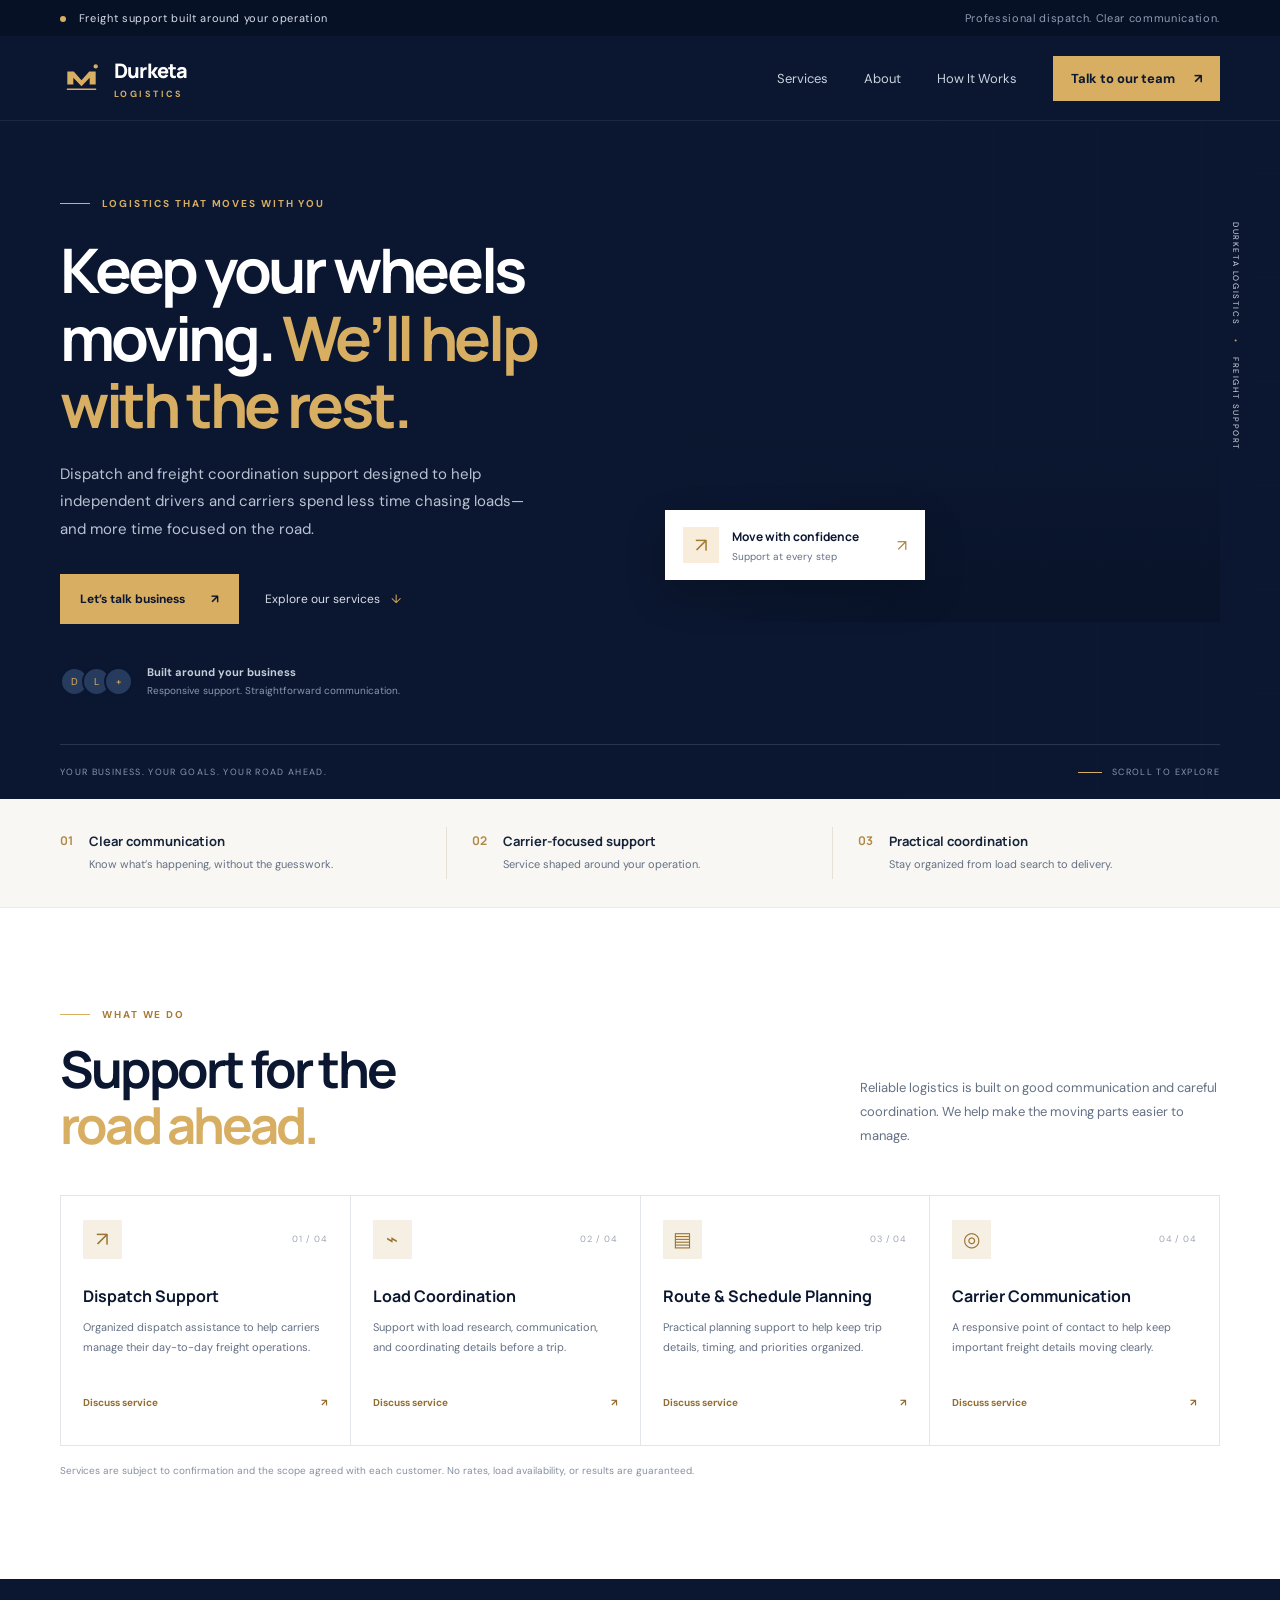
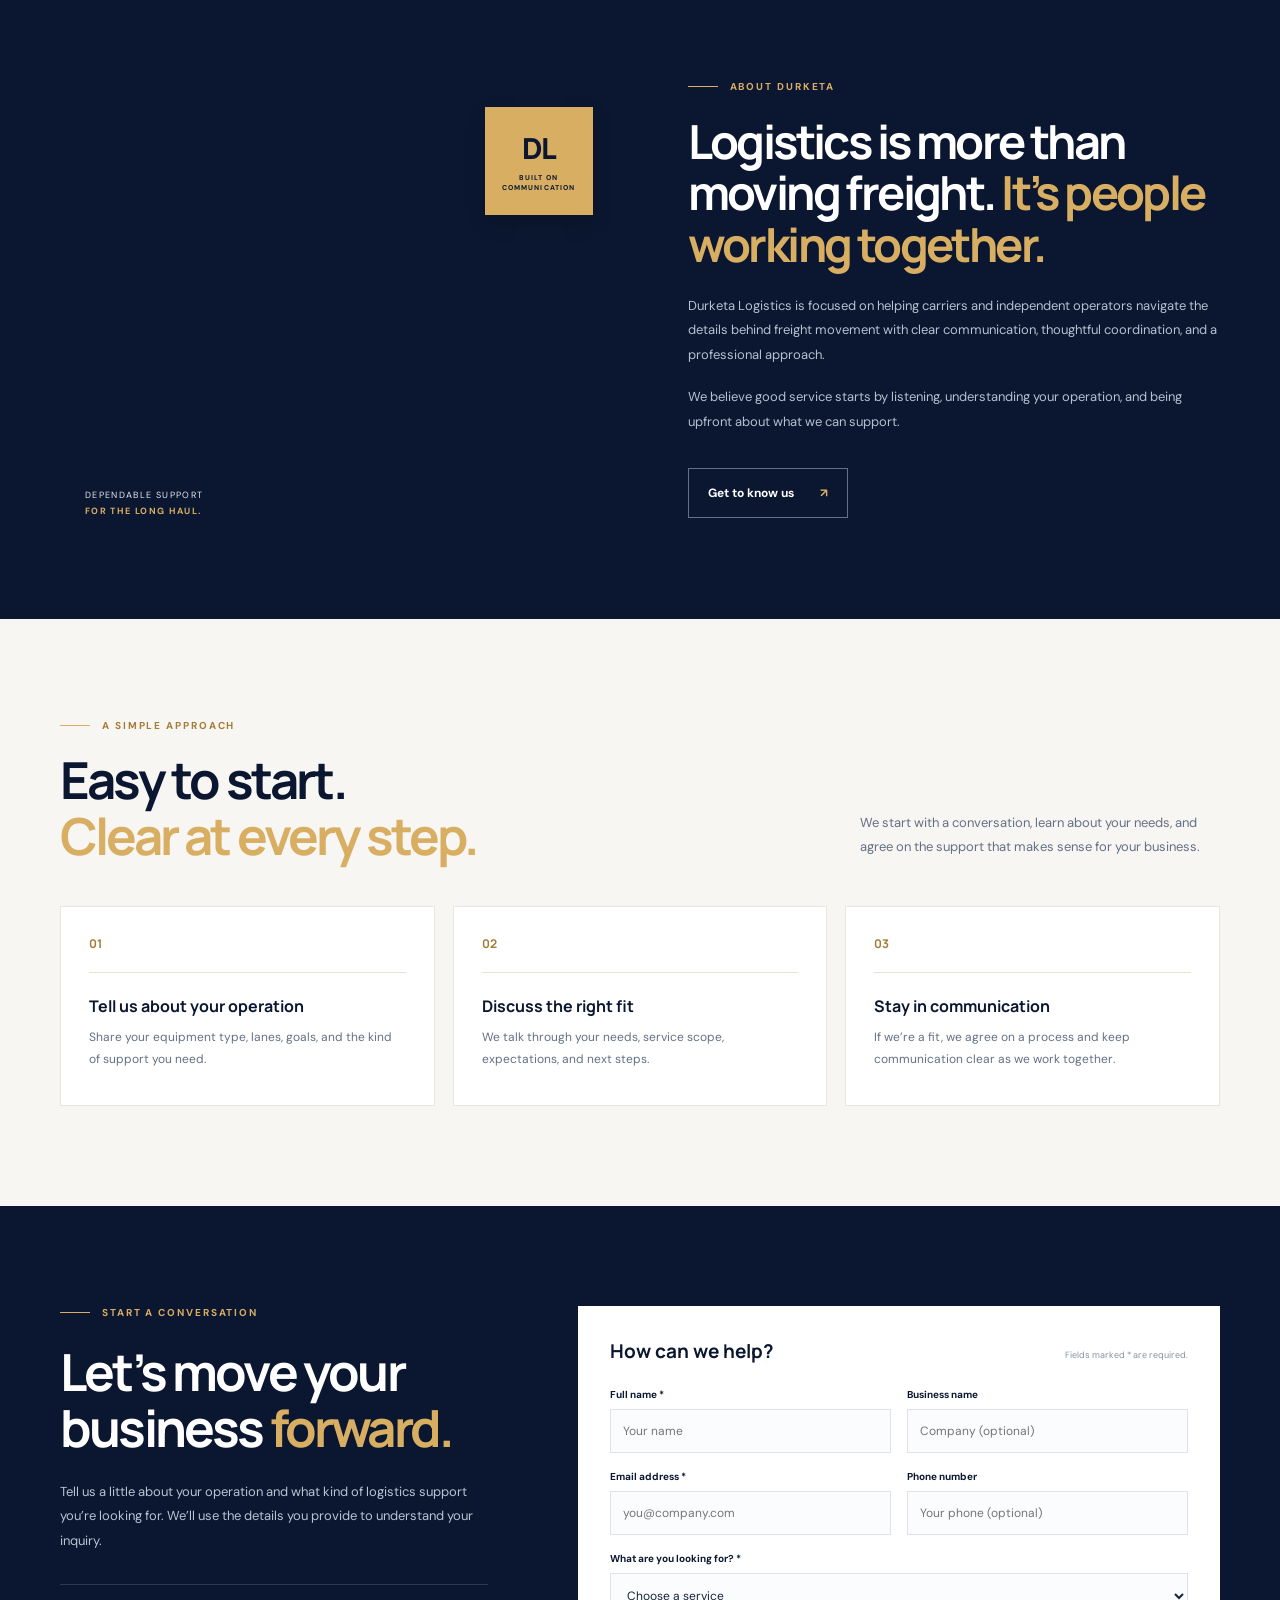
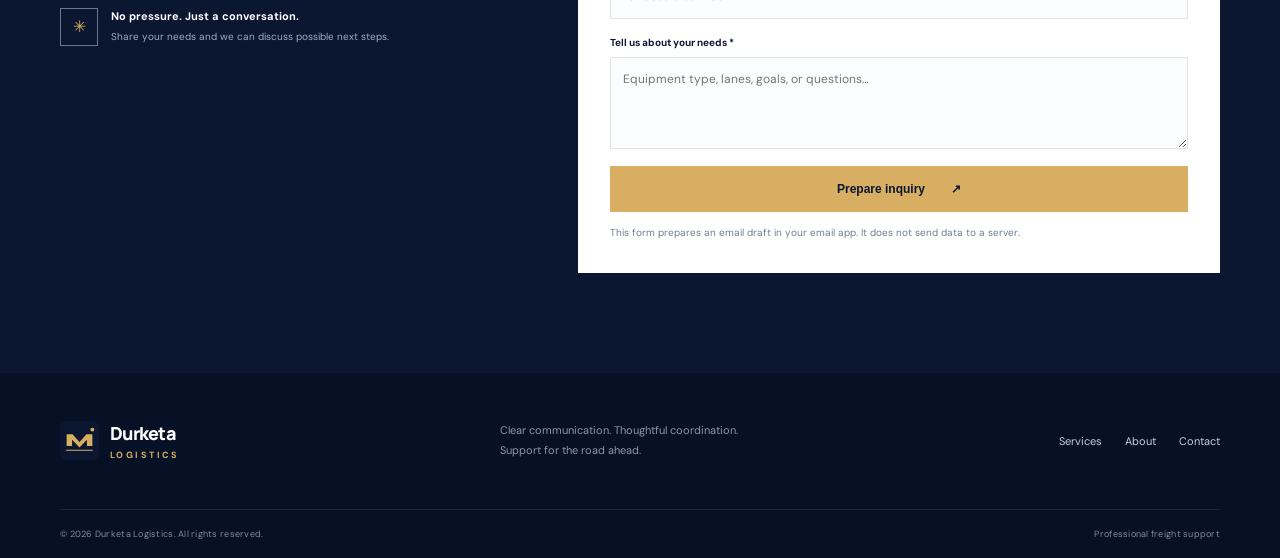
<file: durketa-logistics-website/index.html>
<!doctype html>
<html lang="en">
<head>
  <meta charset="utf-8">
  <meta name="viewport" content="width=device-width, initial-scale=1">
  <meta name="theme-color" content="#0b1730">
  <meta name="description" content="Durketa Logistics — dependable dispatch support and freight coordination for owner-operators and carriers.">
  <title>Durketa Logistics | Freight & Dispatch Support</title>
  <link rel="icon" href="assets/logo.svg" type="image/svg+xml">
  <link rel="preconnect" href="https://fonts.googleapis.com">
  <link rel="preconnect" href="https://fonts.gstatic.com" crossorigin>
  <link href="https://fonts.googleapis.com/css2?family=DM+Sans:wght@400;500;600;700&family=Manrope:wght@400;500;600;700;800&display=swap" rel="stylesheet">
  <link rel="stylesheet" href="styles.css">
</head>
<body>
  <div class="topline"><div class="container top-inner"><span><i class="dot"></i> Freight support built around your operation</span><span class="top-note">Professional dispatch. Clear communication.</span></div></div>
  <header class="header">
    <div class="container nav-wrap">
      <a class="brand" href="#home" aria-label="Durketa Logistics home"><img src="assets/logo.svg" alt="" class="logo"><span><strong>Durketa</strong><small>LOGISTICS</small></span></a>
      <button class="menu-toggle" aria-label="Open navigation" aria-expanded="false"><span></span><span></span><span></span></button>
      <nav class="nav" aria-label="Main navigation">
        <a href="#services">Services</a><a href="#about">About</a><a href="#process">How It Works</a><a href="#contact" class="nav-cta">Talk to our team <span>↗</span></a>
      </nav>
    </div>
  </header>
  <main>
    <section class="hero" id="home">
      <div class="hero-grid"></div>
      <div class="container hero-content">
        <div class="hero-copy">
          <div class="eyebrow"><span class="eyebrow-line"></span> LOGISTICS THAT MOVES WITH YOU</div>
          <h1>Keep your wheels moving. <em>We’ll help with the rest.</em></h1>
          <p class="hero-lead">Dispatch and freight coordination support designed to help independent drivers and carriers spend less time chasing loads—and more time focused on the road.</p>
          <div class="hero-actions"><a class="btn btn-gold" href="#contact">Let’s talk business <span>↗</span></a><a class="text-link" href="#services">Explore our services <span>↓</span></a></div>
          <div class="hero-trust"><div class="avatar-stack"><span>D</span><span>L</span><span>+</span></div><p><strong>Built around your business</strong><br><small>Responsive support. Straightforward communication.</small></p></div>
        </div>
        <div class="hero-visual">
          <div class="hero-image" role="img" aria-label="American semi truck on an open highway"></div>
          <div class="image-shade"></div>
          <div class="floating-card"><span class="card-icon">↗</span><div><strong>Move with confidence</strong><small>Support at every step</small></div><span class="card-arrow">↗</span></div>
          <div class="vertical-label">DURKETA LOGISTICS <span>•</span> FREIGHT SUPPORT</div>
        </div>
      </div>
      <div class="container hero-bottom"><span>YOUR BUSINESS. YOUR GOALS. YOUR ROAD AHEAD.</span><div class="scroll-cue"><span></span> SCROLL TO EXPLORE</div></div>
    </section>

    <section class="value-strip"><div class="container value-grid">
      <div class="value-item"><span class="value-num">01</span><div><strong>Clear communication</strong><small>Know what’s happening, without the guesswork.</small></div></div>
      <div class="value-item"><span class="value-num">02</span><div><strong>Carrier-focused support</strong><small>Service shaped around your operation.</small></div></div>
      <div class="value-item"><span class="value-num">03</span><div><strong>Practical coordination</strong><small>Stay organized from load search to delivery.</small></div></div>
    </div></section>

    <section class="section services" id="services">
      <div class="container">
        <div class="section-head"><div><div class="eyebrow dark"><span class="eyebrow-line"></span> WHAT WE DO</div><h2>Support for the<br><em>road ahead.</em></h2></div><p>Reliable logistics is built on good communication and careful coordination. We help make the moving parts easier to manage.</p></div>
        <div class="service-grid">
          <article class="service-card"><div class="service-top"><span class="service-icon">↗</span><span class="service-index">01 / 04</span></div><h3>Dispatch Support</h3><p>Organized dispatch assistance to help carriers manage their day-to-day freight operations.</p><a href="#contact" aria-label="Ask about Dispatch Support">Discuss service <span>↗</span></a></article>
          <article class="service-card"><div class="service-top"><span class="service-icon">⌁</span><span class="service-index">02 / 04</span></div><h3>Load Coordination</h3><p>Support with load research, communication, and coordinating details before a trip.</p><a href="#contact" aria-label="Ask about Load Coordination">Discuss service <span>↗</span></a></article>
          <article class="service-card"><div class="service-top"><span class="service-icon">▤</span><span class="service-index">03 / 04</span></div><h3>Route & Schedule Planning</h3><p>Practical planning support to help keep trip details, timing, and priorities organized.</p><a href="#contact" aria-label="Ask about Route and Schedule Planning">Discuss service <span>↗</span></a></article>
          <article class="service-card"><div class="service-top"><span class="service-icon">◎</span><span class="service-index">04 / 04</span></div><h3>Carrier Communication</h3><p>A responsive point of contact to help keep important freight details moving clearly.</p><a href="#contact" aria-label="Ask about Carrier Communication">Discuss service <span>↗</span></a></article>
        </div>
        <p class="fine-print">Services are subject to confirmation and the scope agreed with each customer. No rates, load availability, or results are guaranteed.</p>
      </div>
    </section>

    <section class="about section" id="about">
      <div class="container about-grid">
        <div class="about-visual"><div class="about-image" role="img" aria-label="Freight truck traveling along a highway"></div><div class="about-stamp"><span>DL</span><small>BUILT ON<br>COMMUNICATION</small></div><div class="about-caption">DEPENDABLE SUPPORT<br><strong>FOR THE LONG HAUL.</strong></div></div>
        <div class="about-copy"><div class="eyebrow"><span class="eyebrow-line"></span> ABOUT DURKETA</div><h2>Logistics is more than moving freight. <em>It’s people working together.</em></h2><p>Durketa Logistics is focused on helping carriers and independent operators navigate the details behind freight movement with clear communication, thoughtful coordination, and a professional approach.</p><p>We believe good service starts by listening, understanding your operation, and being upfront about what we can support.</p><a class="btn btn-outline" href="#contact">Get to know us <span>↗</span></a></div>
      </div>
    </section>

    <section class="process section" id="process"><div class="container">
      <div class="section-head"><div><div class="eyebrow dark"><span class="eyebrow-line"></span> A SIMPLE APPROACH</div><h2>Easy to start.<br><em>Clear at every step.</em></h2></div><p>We start with a conversation, learn about your needs, and agree on the support that makes sense for your business.</p></div>
      <div class="process-grid"><div class="process-step"><span>01</span><h3>Tell us about your operation</h3><p>Share your equipment type, lanes, goals, and the kind of support you need.</p></div><div class="process-step"><span>02</span><h3>Discuss the right fit</h3><p>We talk through your needs, service scope, expectations, and next steps.</p></div><div class="process-step"><span>03</span><h3>Stay in communication</h3><p>If we’re a fit, we agree on a process and keep communication clear as we work together.</p></div></div>
    </div></section>

    <section class="contact section" id="contact"><div class="container contact-grid">
      <div class="contact-copy"><div class="eyebrow"><span class="eyebrow-line"></span> START A CONVERSATION</div><h2>Let’s move your business <em>forward.</em></h2><p>Tell us a little about your operation and what kind of logistics support you’re looking for. We’ll use the details you provide to understand your inquiry.</p><div class="contact-note"><span class="contact-note-icon">✳</span><div><strong>No pressure. Just a conversation.</strong><small>Share your needs and we can discuss possible next steps.</small></div></div></div>
      <form class="contact-form" id="contactForm">
        <div class="form-title"><strong>How can we help?</strong><span>Fields marked * are required.</span></div>
        <div class="form-row"><label>Full name *<input name="name" required autocomplete="name" placeholder="Your name"></label><label>Business name<input name="business" autocomplete="organization" placeholder="Company (optional)"></label></div>
        <div class="form-row"><label>Email address *<input type="email" name="email" required autocomplete="email" placeholder="you@company.com"></label><label>Phone number<input type="tel" name="phone" autocomplete="tel" placeholder="Your phone (optional)"></label></div>
        <label>What are you looking for? *<select name="interest" required><option value="">Choose a service</option><option>Dispatch support</option><option>Load coordination</option><option>Route and schedule planning</option><option>Carrier communication</option><option>Other inquiry</option></select></label>
        <label>Tell us about your needs *<textarea name="message" required rows="4" placeholder="Equipment type, lanes, goals, or questions…"></textarea></label>
        <button class="btn btn-gold form-submit" type="submit">Prepare inquiry <span>↗</span></button>
        <p class="form-status" id="formStatus" role="status" aria-live="polite">This form prepares an email draft in your email app. It does not send data to a server.</p>
      </form>
    </div></section>
  </main>
  <footer class="footer"><div class="container footer-main"><a class="brand brand-footer" href="#home"><img src="assets/logo.svg" alt="" class="logo"><span><strong>Durketa</strong><small>LOGISTICS</small></span></a><p>Clear communication. Thoughtful coordination.<br>Support for the road ahead.</p><div class="footer-links"><a href="#services">Services</a><a href="#about">About</a><a href="#contact">Contact</a></div></div><div class="container footer-bottom"><span>© <span id="year"></span> Durketa Logistics. All rights reserved.</span><span>Professional freight support</span></div></footer>
  <script src="script.js"></script>
</body>
</html>
</file>
<file: durketa-logistics-website/styles.css>
:root{--navy:#0b1730;--navy2:#132646;--gold:#d8ae62;--gold2:#f0d29a;--ink:#16243b;--muted:#647084;--cream:#f7f6f2;--white:#fff;--line:#e2e5e9;--font:'DM Sans',sans-serif;--display:'Manrope',sans-serif}
*{box-sizing:border-box}html{scroll-behavior:smooth;scroll-padding-top:90px}body{margin:0;font-family:var(--font);color:var(--ink);background:#fff;-webkit-font-smoothing:antialiased}a{color:inherit;text-decoration:none}.container{width:min(1160px,calc(100% - 48px));margin:auto}.topline{background:#071126;color:#d7deea;font-size:11px;letter-spacing:.06em}.top-inner{min-height:36px;display:flex;align-items:center;justify-content:space-between}.dot{display:inline-block;width:6px;height:6px;border-radius:50%;background:var(--gold);margin-right:9px}.top-note{color:#8f9cb2}.header{background:var(--navy);color:white;position:sticky;top:0;z-index:10;border-bottom:1px solid #ffffff12}.nav-wrap{height:84px;display:flex;align-items:center;justify-content:space-between}.brand{display:flex;align-items:center;gap:11px;color:white}.logo{width:43px;height:43px}.brand span{display:flex;flex-direction:column;line-height:1}.brand strong{font:800 20px var(--display);letter-spacing:-.04em}.brand small{font-size:9px;letter-spacing:.27em;color:var(--gold);margin-top:6px;font-weight:700}.nav{display:flex;align-items:center;gap:36px;font-size:13px;color:#cbd2df}.nav a:hover{color:white}.nav .nav-cta{color:var(--navy);background:var(--gold);padding:14px 18px;font-weight:700}.nav-cta span{margin-left:16px}.menu-toggle{display:none;background:none;border:0;color:white}
.hero{position:relative;background:var(--navy);color:white;overflow:hidden;padding:76px 0 0}.hero-grid{position:absolute;inset:0 0 0 45%;opacity:.17;background-image:linear-gradient(#6f83a51a 1px,transparent 1px),linear-gradient(90deg,#6f83a51a 1px,transparent 1px);background-size:52px 52px;mask-image:linear-gradient(90deg,transparent,#000)}.hero-content{position:relative;display:grid;grid-template-columns:1fr 1fr;gap:50px;align-items:center;min-height:480px}.hero-copy{padding:0 0 45px}.eyebrow{font-size:10px;font-weight:700;letter-spacing:.19em;color:var(--gold);display:flex;align-items:center;gap:12px}.eyebrow-line{height:1px;width:30px;background:var(--gold)}.hero h1,.section h2{font:700 clamp(39px,4.8vw,62px)/1.1 var(--display);letter-spacing:-.055em;margin:26px 0 22px}.hero h1 em,.section h2 em{font-style:normal;color:var(--gold)}.hero-lead{font-size:15px;line-height:1.85;color:#b9c3d3;max-width:480px}.hero-actions{display:flex;align-items:center;gap:26px;margin-top:30px}.btn{display:inline-flex;align-items:center;justify-content:center;gap:26px;padding:16px 19px;font-size:12px;font-weight:700;border:1px solid transparent;transition:.2s ease;cursor:pointer}.btn-gold{background:var(--gold);color:var(--navy)}.btn-gold:hover{background:var(--gold2);transform:translateY(-2px)}.text-link{font-size:12px;color:#d8deea}.text-link span{color:var(--gold);padding-left:8px}.hero-trust{display:flex;align-items:center;gap:14px;margin-top:40px}.avatar-stack{display:flex}.avatar-stack span{width:29px;height:29px;border-radius:50%;border:2px solid var(--navy);display:grid;place-items:center;background:#263b5e;color:var(--gold);font-size:10px;margin-left:-7px}.avatar-stack span:first-child{margin-left:0}.hero-trust p{font-size:11px;line-height:1.6;color:#c5ccda;margin:0}.hero-trust small{font-size:10px;color:#8997ae}.hero-visual{height:420px;position:relative;align-self:stretch;margin-top:5px}.hero-image{position:absolute;inset:0 0 0 15%;background:url('https://images.unsplash.com/photo-1601584115197-04ecc0da31d7?auto=format&fit=crop&w=1200&q=85') center/cover no-repeat;clip-path:polygon(14% 0,100% 0,100% 100%,0 100%,0 15%)}.image-shade{position:absolute;inset:0;background:linear-gradient(90deg,var(--navy) 0%,transparent 45%),linear-gradient(0deg,#07112699,transparent 45%)}.floating-card{position:absolute;bottom:42px;left:0;display:flex;align-items:center;gap:13px;padding:17px 18px;background:white;color:var(--navy);box-shadow:0 15px 40px #0003;min-width:260px}.card-icon{width:36px;height:36px;display:grid;place-items:center;background:#f7edda;color:#a57a31;font-size:20px}.floating-card div{display:flex;flex-direction:column;gap:5px}.floating-card strong{font:700 12px var(--display)}.floating-card small{font-size:10px;color:var(--muted)}.card-arrow{margin-left:auto;color:#ad843e}.vertical-label{position:absolute;right:-21px;top:20px;writing-mode:vertical-rl;font-size:8px;letter-spacing:.2em;color:#d8deea}.vertical-label span{color:var(--gold);margin:10px 0}.hero-bottom{height:55px;display:flex;justify-content:space-between;align-items:center;border-top:1px solid #ffffff20;color:#8997ae;font-size:9px;letter-spacing:.15em}.scroll-cue{display:flex;align-items:center;gap:10px}.scroll-cue span{display:inline-block;width:24px;height:1px;background:var(--gold)}
.value-strip{background:#f8f7f3;border-bottom:1px solid #eceae4}.value-grid{display:grid;grid-template-columns:repeat(3,1fr);padding:28px 0}.value-item{display:flex;align-items:flex-start;gap:16px;padding:5px 25px;border-right:1px solid #e5e1d7}.value-item:first-child{padding-left:0}.value-item:last-child{border:0}.value-num{font:700 12px var(--display);color:#b18a47}.value-item div{display:flex;flex-direction:column;gap:6px}.value-item strong{font:700 13px var(--display)}.value-item small{font-size:11px;color:var(--muted);line-height:1.6}
.section{padding:100px 0}.eyebrow.dark{color:#a77b35}.section-head{display:flex;align-items:flex-end;justify-content:space-between;gap:40px;margin-bottom:42px}.section h2{font-size:clamp(36px,4.2vw,51px);color:var(--navy);margin:20px 0 0}.section-head>p{max-width:360px;color:var(--muted);font-size:13px;line-height:1.85;margin:0 0 5px}.service-grid{display:grid;grid-template-columns:repeat(4,1fr);border-top:1px solid var(--line);border-left:1px solid var(--line)}.service-card{min-height:250px;padding:24px 22px;border-right:1px solid var(--line);border-bottom:1px solid var(--line);transition:background .2s}.service-card:hover{background:#faf8f3}.service-top{display:flex;justify-content:space-between;align-items:center}.service-icon{width:39px;height:39px;background:#f6f0e4;color:#9b7434;display:grid;place-items:center;font-size:20px}.service-index{font-size:9px;letter-spacing:.1em;color:#a0a7b2}.service-card h3{font:700 16px var(--display);color:var(--navy);margin:26px 0 11px}.service-card p{font-size:11px;line-height:1.8;color:var(--muted);min-height:60px}.service-card>a{display:flex;justify-content:space-between;align-items:center;margin-top:18px;font-size:10px;font-weight:700;color:#936d2f}.fine-print{font-size:10px;color:#8790a0;margin:17px 0 0;line-height:1.6}
.about{background:var(--navy);color:white}.about-grid{display:grid;grid-template-columns:1fr 1fr;gap:95px;align-items:center}.about-visual{position:relative;height:440px}.about-image{position:absolute;inset:0 30px 35px 0;background:url('https://images.unsplash.com/photo-1519003722824-194d4455a60c?auto=format&fit=crop&w=1000&q=85') center/cover no-repeat}.about-image:after{content:"";position:absolute;inset:0;background:linear-gradient(0deg,#0b173099,transparent 70%)}.about-stamp{position:absolute;right:0;top:28px;background:var(--gold);width:108px;height:108px;display:flex;flex-direction:column;justify-content:center;align-items:center;color:var(--navy);box-shadow:0 8px 20px #0002}.about-stamp span{font:800 29px var(--display);letter-spacing:-.08em}.about-stamp small{text-align:center;font-size:7px;line-height:1.5;letter-spacing:.16em;font-weight:700;margin-top:5px}.about-caption{position:absolute;bottom:0;left:25px;font-size:9px;letter-spacing:.15em;line-height:1.8;color:#e4e8f0}.about-caption strong{color:var(--gold)}.about-copy h2{color:white;font-size:clamp(34px,3.8vw,47px);margin:23px 0}.about-copy h2 em{color:var(--gold)}.about-copy>p{font-size:13px;line-height:1.9;color:#b5c0d1;margin:0 0 17px}.btn-outline{border-color:#657087;color:white;margin-top:17px}.btn-outline span{color:var(--gold)}.btn-outline:hover{border-color:var(--gold)}
.process{background:var(--cream)}.process-grid{display:grid;grid-template-columns:repeat(3,1fr);gap:18px}.process-step{background:white;padding:28px 28px 32px;border:1px solid #e9e6df;min-height:200px}.process-step>span{display:block;font:700 12px var(--display);color:#a47a36;border-bottom:1px solid #e8e2d5;padding-bottom:20px}.process-step h3{font:700 16px var(--display);margin:22px 0 10px;color:var(--navy)}.process-step p{font-size:12px;line-height:1.8;color:var(--muted);margin:0}
.contact{background:var(--navy);color:white}.contact-grid{display:grid;grid-template-columns:.8fr 1.2fr;gap:90px;align-items:start}.contact-copy h2{font-size:clamp(37px,4vw,52px);color:white;margin:24px 0}.contact-copy h2 em{color:var(--gold)}.contact-copy>p{font-size:13px;line-height:1.9;color:#b8c3d4}.contact-note{display:flex;gap:13px;align-items:center;border-top:1px solid #ffffff25;margin-top:30px;padding-top:23px}.contact-note-icon{width:38px;height:38px;display:grid;place-items:center;border:1px solid #6b7790;color:var(--gold)}.contact-note div{display:flex;flex-direction:column;gap:6px}.contact-note strong{font-size:11px}.contact-note small{font-size:10px;color:#9eabc0;line-height:1.5}.contact-form{background:white;color:var(--navy);padding:32px}.form-title{display:flex;justify-content:space-between;gap:15px;align-items:baseline;margin-bottom:24px}.form-title strong{font:700 19px var(--display)}.form-title span{font-size:9px;color:#8991a0}.form-row{display:grid;grid-template-columns:1fr 1fr;gap:16px}.contact-form label{display:flex;flex-direction:column;gap:8px;font-size:10px;font-weight:700;margin-bottom:17px}.contact-form input,.contact-form select,.contact-form textarea{font:400 12px var(--font);padding:13px 12px;border:1px solid #dfe3e8;background:#fbfcfd;color:var(--ink);width:100%;border-radius:0;outline:none}.contact-form input:focus,.contact-form select:focus,.contact-form textarea:focus{border-color:#b28a49}.contact-form textarea{resize:vertical}.form-submit{width:100%;border:0}.form-status{font-size:10px;color:#727d8e;line-height:1.6;margin:13px 0 0}
.footer{background:#071126;color:#c7cfdd}.footer-main{display:flex;align-items:center;justify-content:space-between;gap:30px;padding:37px 0;border-bottom:1px solid #ffffff1a}.brand-footer strong{font-size:18px}.brand-footer .logo{width:39px;height:39px}.footer-main>p{font-size:11px;line-height:1.8;color:#8997ae}.footer-links{display:flex;gap:23px;font-size:11px}.footer-links a:hover{color:var(--gold)}.footer-bottom{display:flex;justify-content:space-between;padding:18px 0;font-size:9px;color:#7f8ca1;letter-spacing:.03em}
@media(max-width:900px){.hero-content{gap:20px}.hero h1{font-size:47px}.hero-visual{height:390px}.service-grid{grid-template-columns:repeat(2,1fr)}.about-grid{gap:45px}.contact-grid{gap:38px}.nav{gap:22px}}
@media(max-width:700px){.container{width:min(100% - 36px,560px)}.top-note{display:none}.nav-wrap{height:72px}.menu-toggle{display:flex;flex-direction:column;gap:5px;padding:10px}.menu-toggle span{width:23px;height:2px;background:white;display:block}.nav{display:none;position:absolute;top:72px;left:0;right:0;background:#0b1730;padding:18px 24px 25px;flex-direction:column;align-items:stretch;gap:0;border-top:1px solid #ffffff18}.nav.open{display:flex}.nav>a{padding:14px 0;border-bottom:1px solid #ffffff15}.nav .nav-cta{padding:14px;margin-top:10px;text-align:center;border:0}.hero{padding-top:52px}.hero-content{grid-template-columns:1fr;gap:12px}.hero-copy{padding-bottom:0}.hero h1{font-size:clamp(42px,11vw,57px);margin:21px 0 18px}.hero-lead{font-size:13px}.hero-actions{gap:18px;flex-wrap:wrap}.hero-visual{height:310px;margin:15px 0 0}.hero-image{left:6%;clip-path:polygon(10% 0,100% 0,100% 100%,0 100%,0 12%)}.floating-card{bottom:22px;min-width:240px;padding:13px}.vertical-label{right:-10px}.hero-bottom{font-size:8px;height:50px}.scroll-cue{display:none}.value-grid{grid-template-columns:1fr;padding:10px 0}.value-item,.value-item:first-child{padding:17px 0;border-right:0;border-bottom:1px solid #e5e1d7}.value-item:last-child{border-bottom:0}.section{padding:70px 0}.section-head{display:block;margin-bottom:30px}.section-head>p{margin-top:20px}.section h2{font-size:42px}.service-grid{grid-template-columns:1fr}.service-card{min-height:auto;padding:23px}.service-card p{min-height:0}.about-grid,.contact-grid{grid-template-columns:1fr;gap:42px}.about-visual{height:340px;margin-right:5px}.about-copy h2{font-size:40px}.process-grid{grid-template-columns:1fr}.process-step{min-height:auto}.contact-form{padding:22px 18px}.form-row{grid-template-columns:1fr;gap:0}.form-title{display:block}.form-title span{display:block;margin-top:7px}.footer-main{align-items:flex-start;flex-direction:column;gap:15px}.footer-main>p{margin:0}.footer-links{gap:20px}.footer-bottom{gap:15px;line-height:1.6}.footer-bottom span:last-child{text-align:right}}
@media(prefers-reduced-motion:reduce){html{scroll-behavior:auto}*,*:before,*:after{transition:none!important}}
</file>
